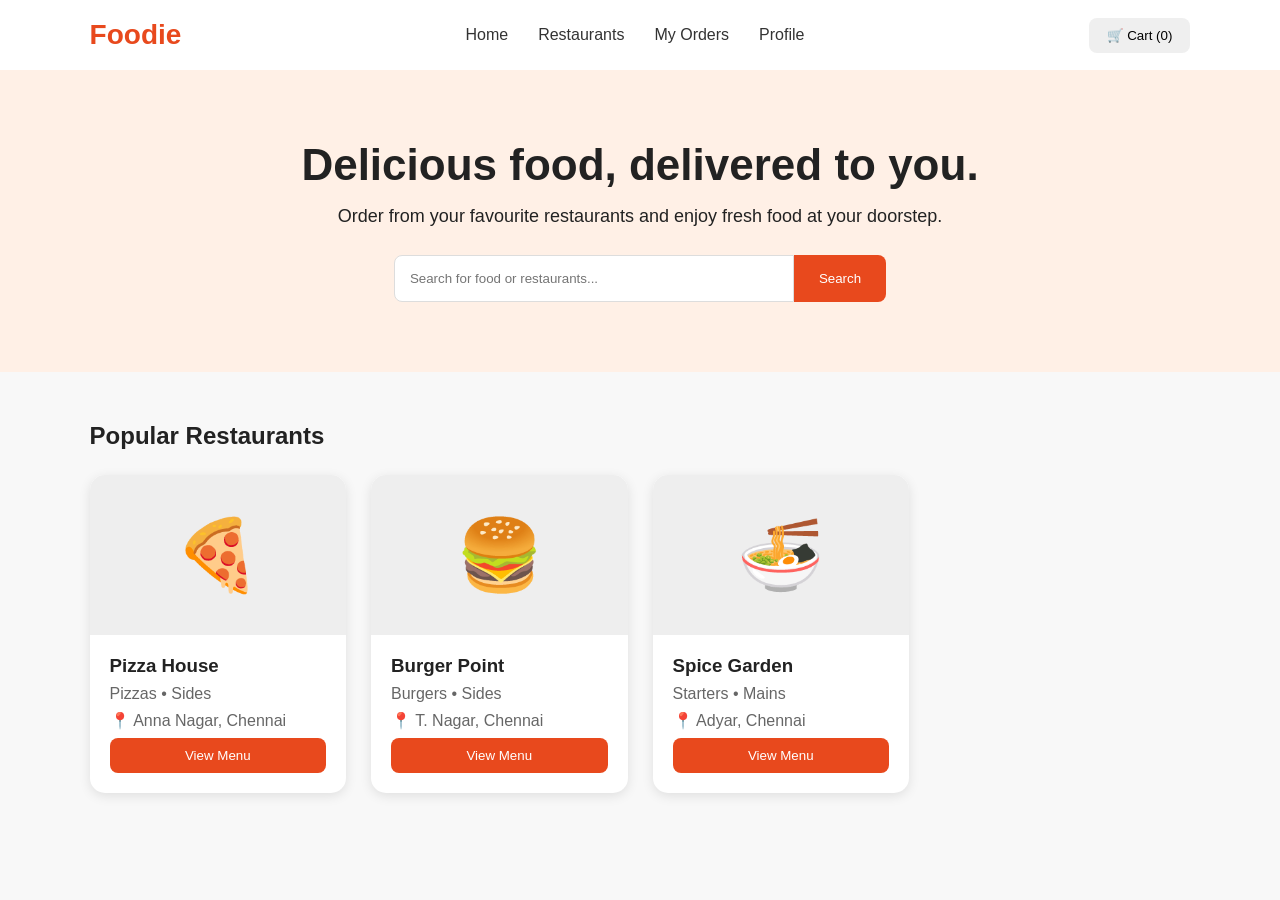
<file: index.html>
<!DOCTYPE html>
<html lang="en">
<head>
  <meta charset="UTF-8">
  <meta name="viewport" content="width=device-width, initial-scale=1.0">
  <title>Foodie - Online Food Ordering</title>
  <link rel="stylesheet" href="css/style.css">
</head>
<body>

  <nav>
    <div class="logo">Foodie</div>
    <div class="nav-links">
      <a href="index.html">Home</a>
      <a href="restaurants.html">Restaurants</a>
      <a href="orders.html">My Orders</a>
      <a href="profile.html">Profile</a>
    </div>
    <button class="cart-btn" onclick="openCart()">🛒 Cart</button>
  </nav>

  <section class="hero">
    <h1>Delicious food, delivered to you.</h1>
    <p>Order from your favourite restaurants and enjoy fresh food at your doorstep.</p>
    <div class="search-box">
      <input type="text" id="searchInput" placeholder="Search for food or restaurants...">
      <button onclick="searchFood()">Search</button>
    </div>
  </section>
    <section class="section">
    <h2>Popular Restaurants</h2>
    <div class="restaurant-grid" id="restaurantGrid"></div>
  </section>

  <script src="js/data.js"></script>
  <script src="js/app.js"></script>

</body>
</html>
</file>
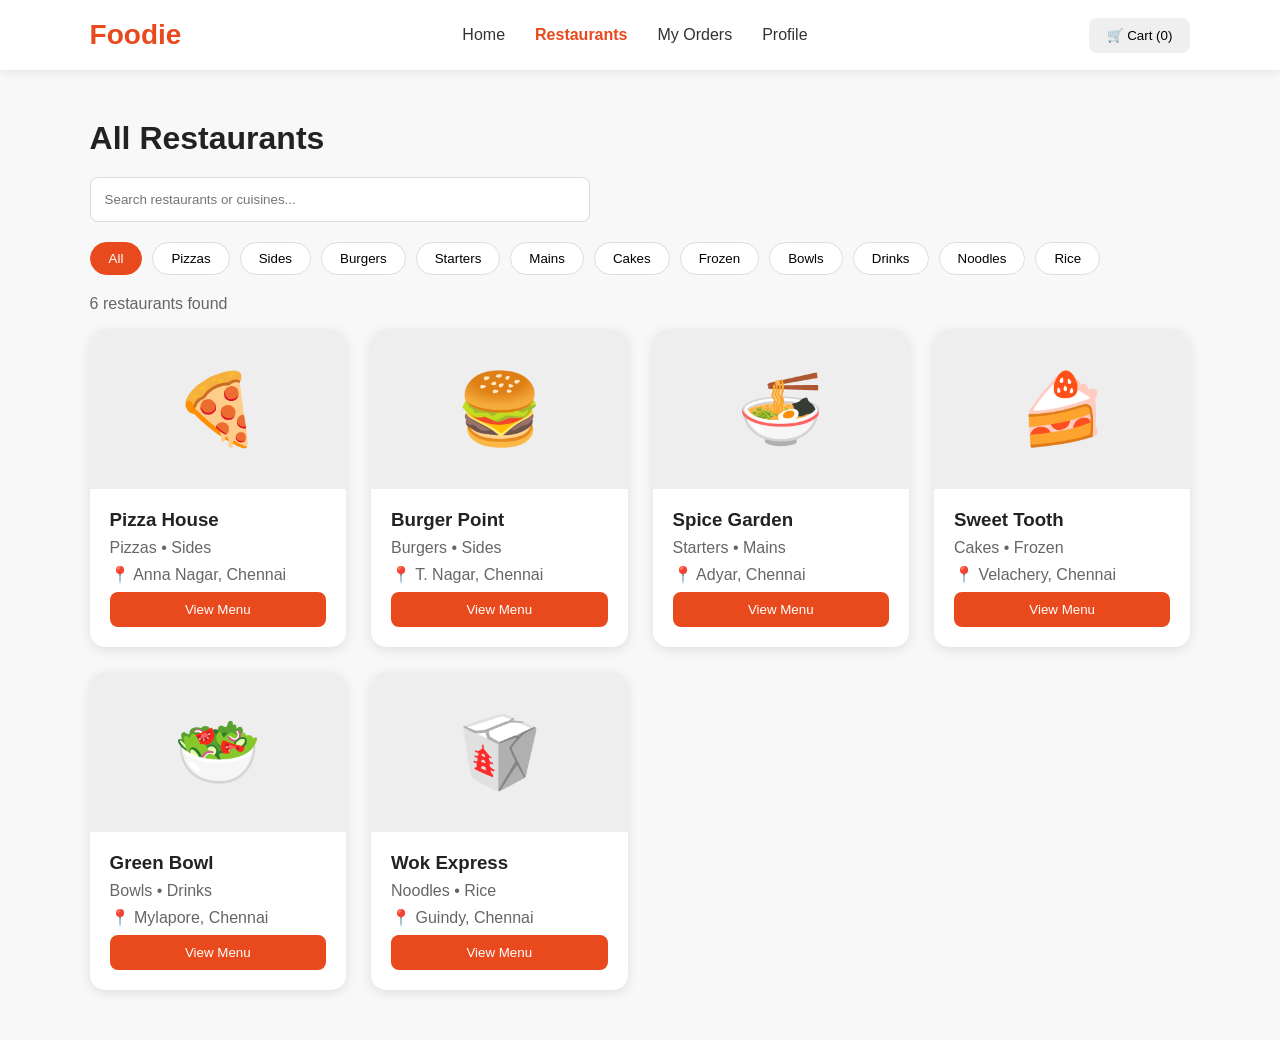
<file: restaurants.html>
<!DOCTYPE html>
<html lang="en">
<head>
  <meta charset="UTF-8">
  <meta name="viewport" content="width=device-width, initial-scale=1.0">
  <title>Restaurants - Foodie</title>
  <link rel="stylesheet" href="css/style.css">
</head>
<body>

  <nav>
    <div class="logo">Foodie</div>
    <div class="nav-links">
      <a href="index.html">Home</a>
      <a href="restaurants.html" class="active">Restaurants</a>
      <a href="orders.html">My Orders</a>
      <a href="profile.html">Profile</a>
    </div>
    <button class="cart-btn" onclick="openCart()">🛒 Cart</button>
  </nav>

  <section class="section">
    <h1 class="page-title">All Restaurants</h1>

    <input type="text" id="pageSearch" class="page-search"
           placeholder="Search restaurants or cuisines..." oninput="runSearch()">

    <div class="chips" id="chips"></div>

    <p class="result-count" id="resultCount"></p>
    <div class="restaurant-grid" id="restaurantList"></div>
  </section>

  <script src="js/data.js"></script>
  <script src="js/app.js"></script>
  <script src="js/restaurants.js"></script>
</body>
</html>
</file>
<file: css/style.css>
* { margin: 0; padding: 0; box-sizing: border-box; }

body {
  font-family: Arial, sans-serif;
  background: #f8f8f8;
  color: #222;
}

/* Navbar */
nav {
  height: 70px;
  background: white;
  display: flex;
  align-items: center;
  justify-content: space-between;
  padding: 0 7%;
  box-shadow: 0 2px 10px rgba(0,0,0,0.08);
}
.logo { font-size: 28px; font-weight: bold; color: #e8491d; }
.nav-links { display: flex; gap: 30px; }
.nav-links a { text-decoration: none; color: #333; }
.cart-btn { border: none; padding: 10px 18px; border-radius: 8px; cursor: pointer; }

/* Hero */
.hero {
  padding: 70px 20px;
  text-align: center;
  background: #fff0e6;
}
.hero h1 { font-size: 44px; margin-bottom: 16px; }
.hero p { font-size: 18px; margin-bottom: 28px; }

/* Search */
.search-box { display: flex; justify-content: center; }
.search-box input {
  width: 400px;
  max-width: 70%;
  padding: 15px;
  border: 1px solid #ddd;
  border-radius: 8px 0 0 8px;
}
.search-box button {
  padding: 15px 25px;
  border: none;
  border-radius: 0 8px 8px 0;
  background: #e8491d;
  color: white;
  cursor: pointer;
}
/* Restaurant section */
.section { padding: 50px 7%; }
.section h2 { margin-bottom: 25px; }

.restaurant-grid {
  display: grid;
  grid-template-columns: repeat(auto-fill, minmax(250px, 1fr));
  gap: 25px;
}
.restaurant-card {
  background: white;
  border-radius: 15px;
  overflow: hidden;
  box-shadow: 0 3px 12px rgba(0,0,0,0.1);
}
.restaurant-image {
  height: 160px;
  display: flex;
  align-items: center;
  justify-content: center;
  font-size: 70px;
  background: #eee;
}
.restaurant-info { padding: 20px; }
.restaurant-info p { margin: 8px 0; color: #666; }
.restaurant-info button {
  width: 100%;
  padding: 10px;
  border: none;
  border-radius: 8px;
  background: #e8491d;
  color: white;
  cursor: pointer;
}
/* Active nav link */
.nav-links a.active { color: #e8491d; font-weight: bold; }

/* Restaurants page */
.page-title { font-size: 32px; margin-bottom: 20px; }

.page-search {
  width: 100%;
  max-width: 500px;
  padding: 14px;
  border: 1px solid #ddd;
  border-radius: 8px;
  margin-bottom: 20px;
}

.chips { display: flex; gap: 10px; flex-wrap: wrap; margin-bottom: 20px; }
.chip {
  padding: 8px 18px;
  border: 1px solid #ddd;
  border-radius: 20px;
  background: white;
  cursor: pointer;
}
.chip.selected {
  background: #e8491d;
  border-color: #e8491d;
  color: white;
}

.result-count { color: #666; margin-bottom: 16px; }
.empty-message { color: #666; padding: 30px 0; }

/* Menu page */
.back-link { color: #666; text-decoration: none; }
.menu-header { margin: 12px 0 30px; }
.menu-header h1 { font-size: 34px; }
.menu-header p { color: #666; margin-top: 6px; }

.menu-category { margin-bottom: 30px; }
.menu-category h2 { margin-bottom: 14px; }

.menu-item {
  display: flex;
  align-items: center;
  gap: 16px;
  background: white;
  padding: 14px 18px;
  border-radius: 12px;
  margin-bottom: 10px;
  box-shadow: 0 2px 8px rgba(0,0,0,0.06);
}
.menu-icon {
  width: 56px; height: 56px;
  display: flex; align-items: center; justify-content: center;
  font-size: 30px;
  background: #fff0e6;
  border-radius: 10px;
}
.menu-details { flex: 1; }
.menu-details strong { display: block; }
.menu-details span { color: #666; }

.add-btn {
  padding: 8px 20px;
  border: 1px solid #e8491d;
  border-radius: 8px;
  background: white;
  color: #e8491d;
  font-weight: bold;
  cursor: pointer;
}
.qty-box { display: flex; align-items: center; gap: 12px; }
.qty-box button {
  width: 32px; height: 32px;
  border: none;
  border-radius: 8px;
  background: #e8491d;
  color: white;
  font-size: 18px;
  cursor: pointer;
}

/* Bar at the bottom showing the cart */
.cart-bar {
  display: none;
  position: fixed;
  left: 0; right: 0; bottom: 0;
  padding: 16px 7%;
  background: #e8491d;
  color: white;
  justify-content: space-between;
  align-items: center;
}
.cart-bar.show { display: flex; }
.cart-bar button {
  padding: 10px 20px;
  border: none;
  border-radius: 8px;
  background: white;
  color: #e8491d;
  font-weight: bold;
  cursor: pointer;
}
/* Cart page */
.cart-box {
  background: white;
  border-radius: 12px;
  padding: 10px 24px;
  box-shadow: 0 2px 8px rgba(0,0,0,0.06);
  margin-bottom: 20px;
}
.cart-row {
  display: flex;
  align-items: center;
  gap: 16px;
  padding: 16px 0;
  border-bottom: 1px solid #eee;
}
.cart-row:last-child { border-bottom: none; }
.cart-line-total { width: 80px; text-align: right; font-weight: bold; }

.bill { padding: 20px 24px; }
.bill-line {
  display: flex;
  justify-content: space-between;
  padding: 6px 0;
  color: #555;
}
.bill-line.total {
  border-top: 1px solid #eee;
  margin-top: 10px;
  padding-top: 14px;
  font-size: 20px;
  font-weight: bold;
  color: #222;
}
.free-note { color: #2f6b4f; font-size: 14px; margin-top: 6px; }

.cart-actions { display: flex; gap: 12px; flex-wrap: wrap; }
.primary-btn {
  padding: 14px 30px;
  border: none;
  border-radius: 8px;
  background: #e8491d;
  color: white;
  font-weight: bold;
  font-size: 16px;
  cursor: pointer;
}
.secondary-btn {
  padding: 14px 24px;
  border: 1px solid #ccc;
  border-radius: 8px;
  background: white;
  cursor: pointer;
}
.empty-cart { text-align: center; padding: 60px 20px; }
.empty-cart h2 { margin-bottom: 10px; }
.empty-cart p { color: #666; margin-bottom: 24px; }
.link-btn { display: inline-block; text-decoration: none; }
/* Checkout page */
.form-box {
  background: white;
  border-radius: 12px;
  padding: 24px;
  box-shadow: 0 2px 8px rgba(0,0,0,0.06);
  margin-bottom: 20px;
}
.form-box h3 { margin-bottom: 8px; }
.form-box label.field-label {
  display: block;
  margin: 14px 0 6px;
  font-weight: bold;
  font-size: 14px;
}
.field {
  width: 100%;
  padding: 12px;
  border: 1px solid #ddd;
  border-radius: 8px;
  font-size: 15px;
}
.error-text { color: #c8321e; font-size: 14px; margin-top: 6px; min-height: 18px; }

.pay-options { display: flex; gap: 12px; flex-wrap: wrap; margin-top: 12px; }
.pay-options label {
  flex: 1;
  min-width: 130px;
  padding: 14px;
  border: 1px solid #ddd;
  border-radius: 8px;
  cursor: pointer;
}
.pay-options input { margin-right: 8px; }
.demo-note { color: #666; font-size: 14px; margin-top: 12px; }

/* Order success screen */
.success-box { text-align: center; padding: 40px 20px; }
.success-tick { font-size: 60px; }
.success-box h1 { margin: 10px 0; }
.success-box p { color: #666; margin-bottom: 6px; }
.success-details {
  display: inline-block;
  text-align: left;
  background: white;
  border-radius: 12px;
  padding: 20px 28px;
  margin: 20px 0;
  box-shadow: 0 2px 8px rgba(0,0,0,0.06);
}
.success-details div { padding: 4px 0; }

/* My Orders + Tracking */
.order-card {
  background: white;
  border-radius: 12px;
  padding: 20px 24px;
  margin-bottom: 16px;
  box-shadow: 0 2px 8px rgba(0,0,0,0.06);
}
.order-top {
  display: flex;
  justify-content: space-between;
  align-items: center;
  gap: 12px;
  flex-wrap: wrap;
}
.order-items { color: #666; margin: 10px 0; }
.order-bottom {
  display: flex;
  justify-content: space-between;
  align-items: center;
  gap: 12px;
  flex-wrap: wrap;
}
.order-meta { color: #666; font-size: 14px; }

.status-tag {
  display: inline-block;
  padding: 4px 12px;
  border-radius: 6px;
  background: #fff0e6;
  color: #c8321e;
  font-size: 13px;
  font-weight: bold;
}
.status-tag.done { background: #e6eee8; color: #2f6b4f; }

.timeline { list-style: none; border-left: 3px solid #ddd; margin: 10px 0 0 10px; }
.timeline li {
  position: relative;
  padding: 0 0 26px 24px;
  color: #999;
}
.timeline li:last-child { padding-bottom: 0; }
.timeline li::before {
  content: "";
  position: absolute;
  left: -11px; top: 2px;
  width: 19px; height: 19px;
  border-radius: 50%;
  background: white;
  border: 3px solid #ddd;
}
.timeline li.done { color: #222; }
.timeline li.done::before { background: #2f6b4f; border-color: #2f6b4f; }
.timeline li.current { font-weight: bold; }
.timeline li.current::before { border-color: #e8491d; background: #e8491d; }
.eta-text { color: #666; margin-top: 18px; }

.small-btn {
  padding: 8px 18px;
  border: 1px solid #e8491d;
  border-radius: 8px;
  background: white;
  color: #e8491d;
  font-weight: bold;
  cursor: pointer;
  text-decoration: none;
  font-size: 14px;
}

/* Profile page */
.profile-head {
  display: flex;
  align-items: center;
  gap: 18px;
  margin-bottom: 24px;
}
.avatar {
  width: 70px; height: 70px;
  display: flex; align-items: center; justify-content: center;
  border-radius: 50%;
  background: #e8491d;
  color: white;
  font-size: 30px;
  font-weight: bold;
}
.profile-head h1 { font-size: 28px; }
.profile-head p { color: #666; }

.stats { display: flex; gap: 16px; flex-wrap: wrap; margin-bottom: 20px; }
.stat {
  flex: 1;
  min-width: 140px;
  background: white;
  border-radius: 12px;
  padding: 18px;
  text-align: center;
  box-shadow: 0 2px 8px rgba(0,0,0,0.06);
}
.stat strong { display: block; font-size: 26px; color: #e8491d; }
.stat span { color: #666; font-size: 14px; }

.save-msg { color: #2f6b4f; font-weight: bold; margin-left: 14px; }
.danger-btn {
  padding: 10px 20px;
  border: 1px solid #c8321e;
  border-radius: 8px;
  background: white;
  color: #c8321e;
  cursor: pointer;
}

/* ===== Add to the BOTTOM of css/style.css (ER update) ===== */
.menu-item.dimmed { opacity: 0.55; }
.unavailable-tag { color: #c8321e; font-weight: bold; font-size: 14px; }
.item-desc { color: #888; font-size: 14px; margin: 2px 0; }
.two-col { display: flex; gap: 14px; }
.two-col > div { flex: 1; }
</file>
